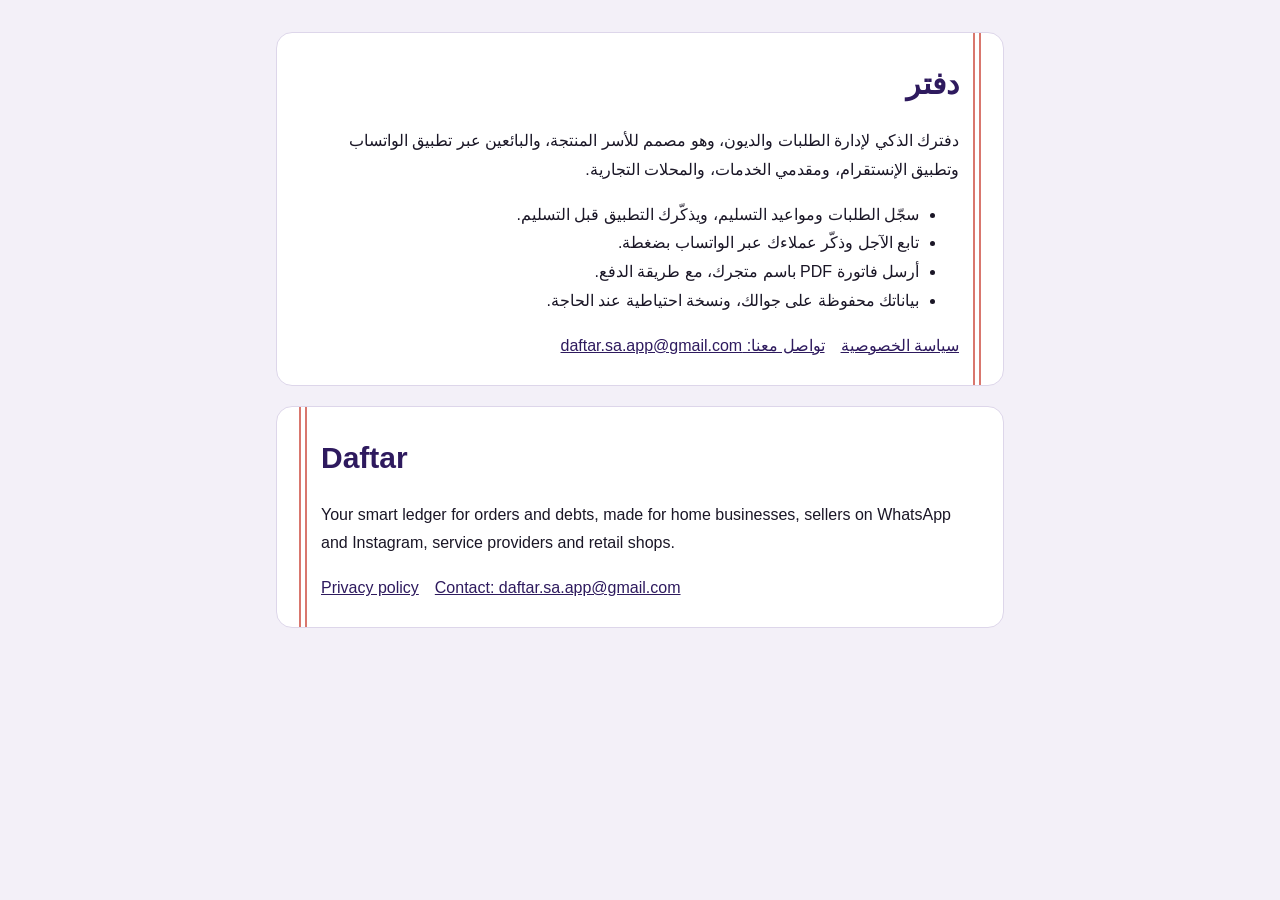
<file: index.html>
<!doctype html>
<html lang="ar" dir="rtl">
<head>
<meta charset="utf-8">
<meta name="viewport" content="width=device-width, initial-scale=1">
<title>دفتر – Daftar</title>
<meta name="description" content="دفتر: تطبيق إدارة الطلبات والديون للأسر المنتجة والبائعين.">
<link rel="stylesheet" href="style.css">
</head>
<body>
<main>
  <div class="card">
    <h1>دفتر</h1>
    <p>دفترك الذكي لإدارة الطلبات والديون، وهو مصمم للأسر المنتجة، والبائعين عبر تطبيق الواتساب وتطبيق الإنستقرام، ومقدمي الخدمات، والمحلات التجارية.</p>
    <ul>
      <li>سجّل الطلبات ومواعيد التسليم، ويذكّرك التطبيق قبل التسليم.</li>
      <li>تابع الآجل وذكّر عملاءك عبر الواتساب بضغطة.</li>
      <li>أرسل فاتورة PDF باسم متجرك، مع طريقة الدفع.</li>
      <li>بياناتك محفوظة على جوالك، ونسخة احتياطية عند الحاجة.</li>
    </ul>
    <nav>
      <a href="privacy.html">سياسة الخصوصية</a>
      <a href="mailto:daftar.sa.app@gmail.com">تواصل معنا: daftar.sa.app@gmail.com</a>
    </nav>
  </div>
  <div class="card" dir="ltr">
    <h1>Daftar</h1>
    <p>Your smart ledger for orders and debts, made for home businesses, sellers on WhatsApp and Instagram, service providers and retail shops.</p>
    <nav>
      <a href="privacy.html#en">Privacy policy</a>
      <a href="mailto:daftar.sa.app@gmail.com">Contact: daftar.sa.app@gmail.com</a>
    </nav>
  </div>
</main>
</body>
</html>
</file>
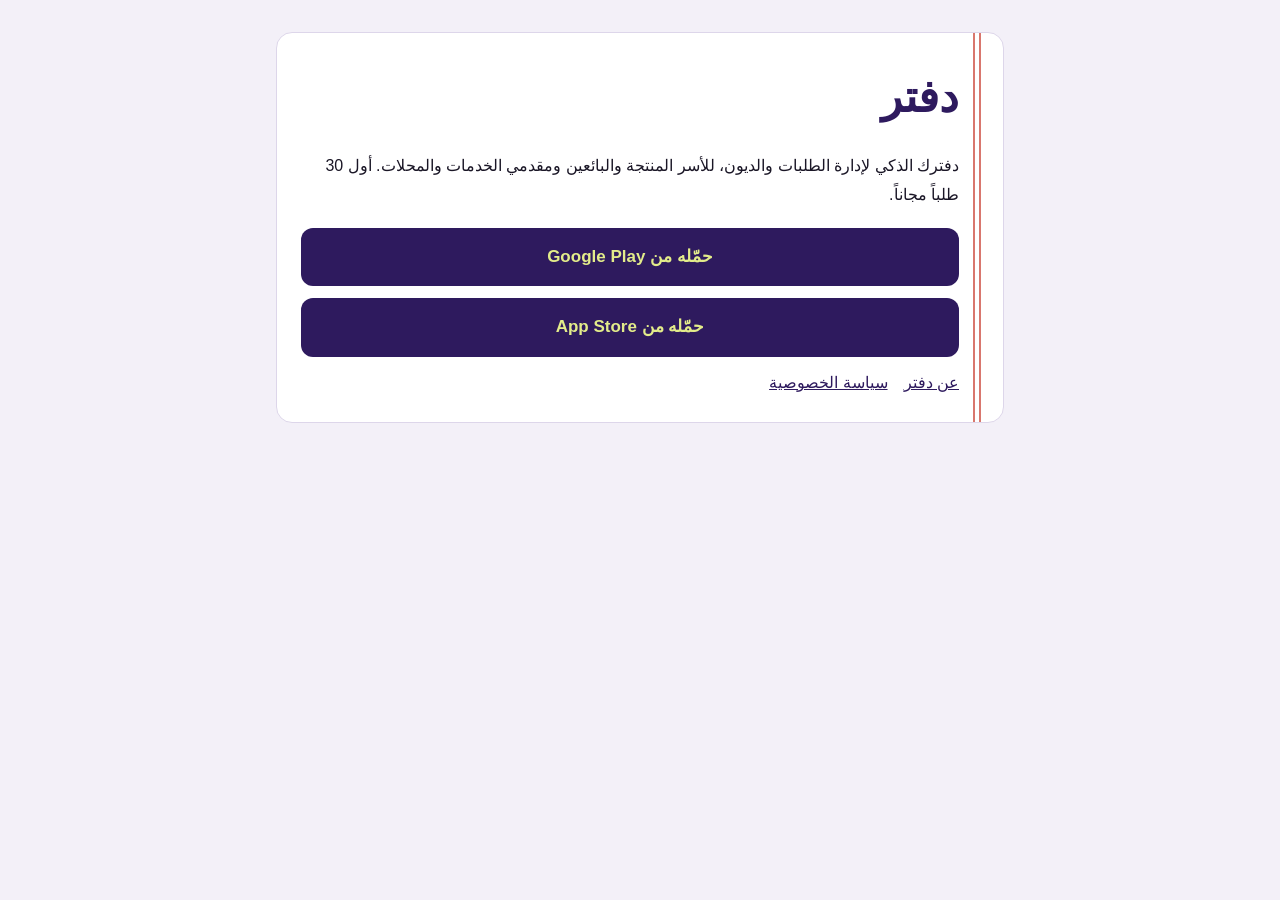
<file: app/index.html>
<!doctype html>
<html lang="ar" dir="rtl">
<head>
<meta charset="utf-8">
<meta name="viewport" content="width=device-width, initial-scale=1">
<title>دفتر - مبيعات الأسر المنتجة</title>
<meta name="description" content="للأسر المنتجة والمشاريع المنزلية: طلباتك ومبيعاتك وقائمة منتجاتك في مكان واحد. أول 30 طلب مجاناً.">
<meta property="og:type" content="website">
<meta property="og:url" content="https://xexe702.github.io/app">
<meta property="og:title" content="دفتر - مبيعات الأسر المنتجة">
<meta property="og:description" content="للأسر المنتجة والمشاريع المنزلية: طلباتك ومبيعاتك وقائمة منتجاتك في مكان واحد. أول 30 طلب مجاناً.">
<meta property="og:image" content="https://xexe702.github.io/og.png">
<meta property="og:image:width" content="1200">
<meta property="og:image:height" content="630">
<meta name="twitter:card" content="summary_large_image">
<link rel="stylesheet" href="../style.css">
<style>
  .stores{display:flex;flex-direction:column;gap:12px;margin-top:18px}
  .store{display:block;text-align:center;padding:14px 18px;border-radius:12px;background:var(--accent);color:var(--paper);
    text-decoration:none;font-weight:700;font-size:17px}
  .store.soon{background:transparent;color:var(--muted);border:1px dashed var(--rule);pointer-events:none}
  .logo{font-size:44px;margin:0}
</style>
<script>
  // One link for ads: opens the right store for the phone it is opened on.
  // Fill APP_STORE once Daftar is live on the App Store.
  var PLAY = 'https://play.google.com/store/apps/details?id=com.daftarseller.daftar';
  var APP_STORE = 'https://apps.apple.com/app/id6831971869';
  var ua = navigator.userAgent || '';
  var ios = /iPhone|iPad|iPod/i.test(ua) || (/Macintosh/.test(ua) && navigator.maxTouchPoints > 1);
  var android = /Android/i.test(ua);
  var stay = /[?&]stay\b/.test(location.search);
  if (!stay) {
    if (android) location.replace(PLAY);
    else if (ios && APP_STORE) location.replace(APP_STORE);
  }
</script>
</head>
<body>
<main>
  <div class="card">
    <h1 class="logo">دفتر</h1>
    <p>دفترك الذكي لإدارة الطلبات والديون، للأسر المنتجة والبائعين ومقدمي الخدمات والمحلات. أول 30 طلباً مجاناً.</p>
    <div class="stores">
      <a class="store" id="play" href="https://play.google.com/store/apps/details?id=com.daftarseller.daftar">حمّله من Google Play</a>
      <a class="store soon" id="appstore" href="#">قريباً على App Store</a>
    </div>
    <nav>
      <a href="../">عن دفتر</a>
      <a href="../privacy.html">سياسة الخصوصية</a>
    </nav>
  </div>
</main>
<script>
  if (APP_STORE) {
    var a = document.getElementById('appstore');
    a.href = APP_STORE;
    a.textContent = 'حمّله من App Store';
    a.className = 'store';
  }
</script>
</body>
</html>
</file>
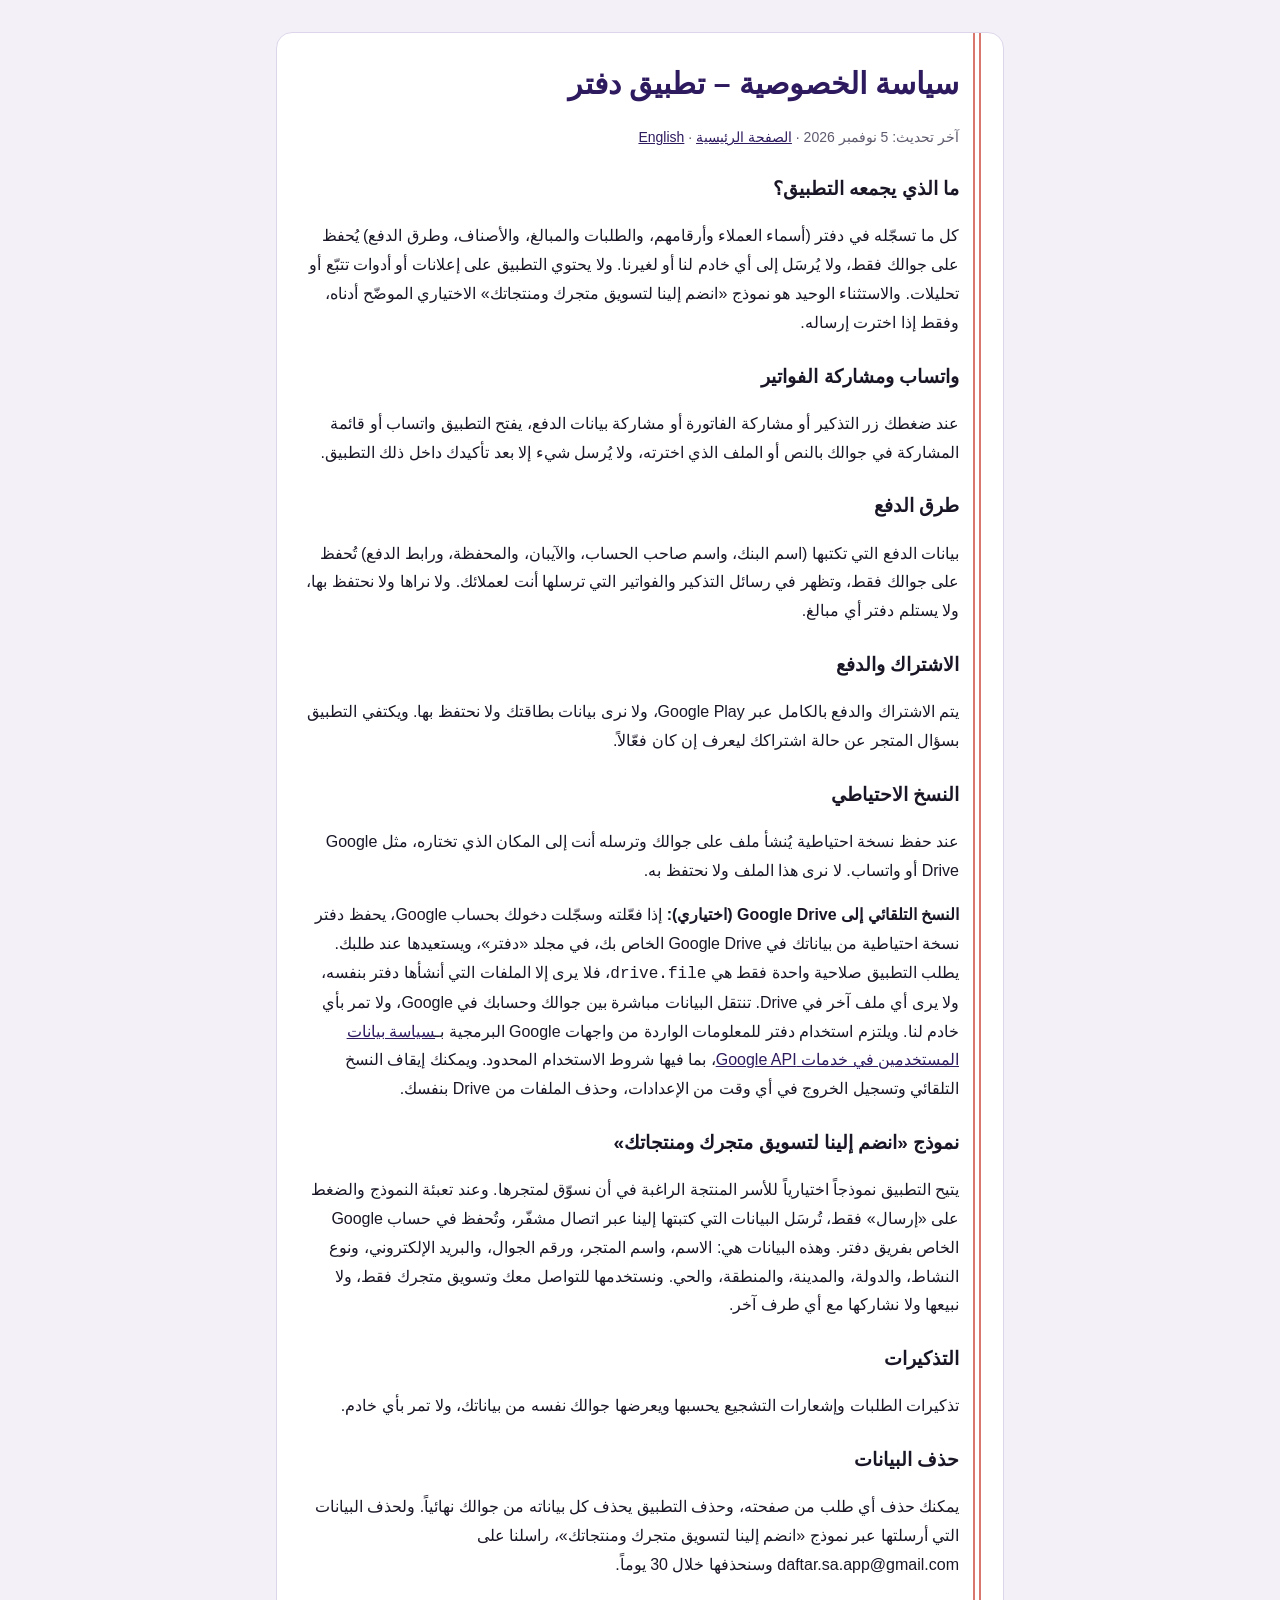
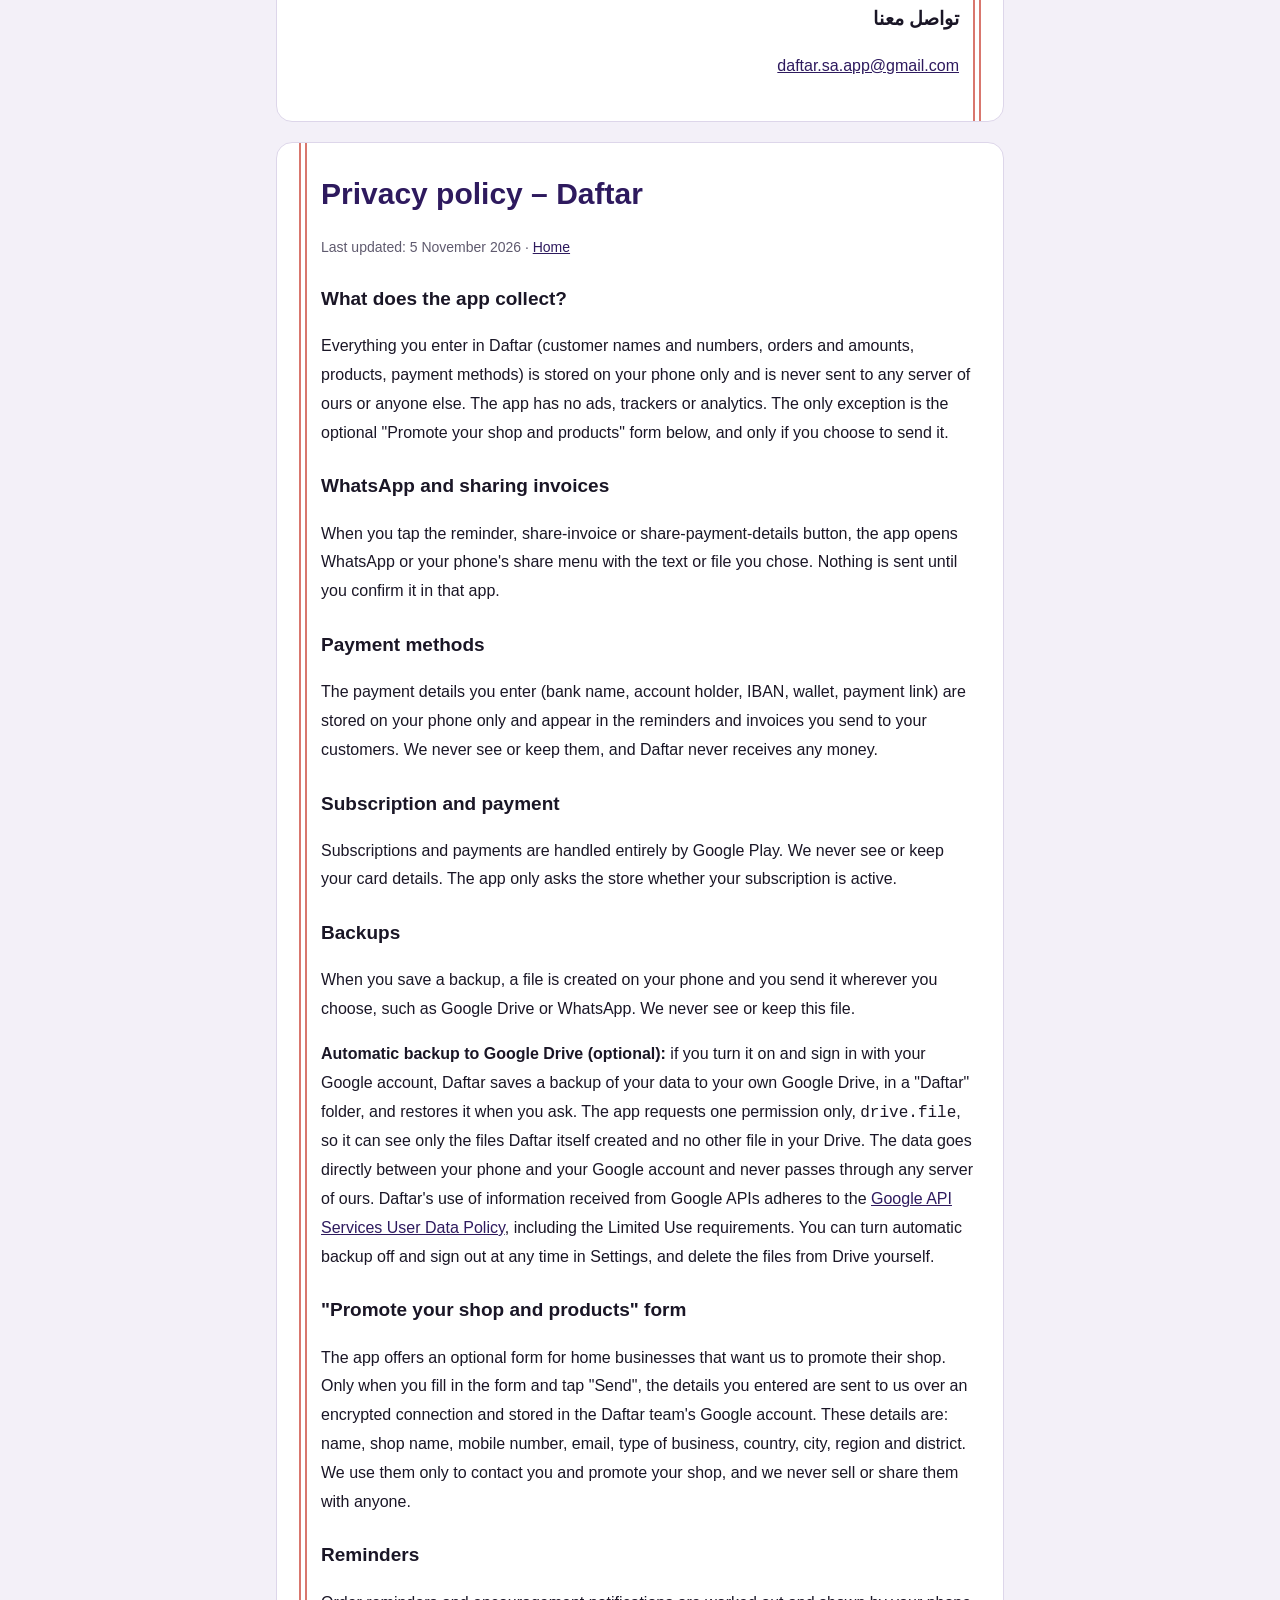
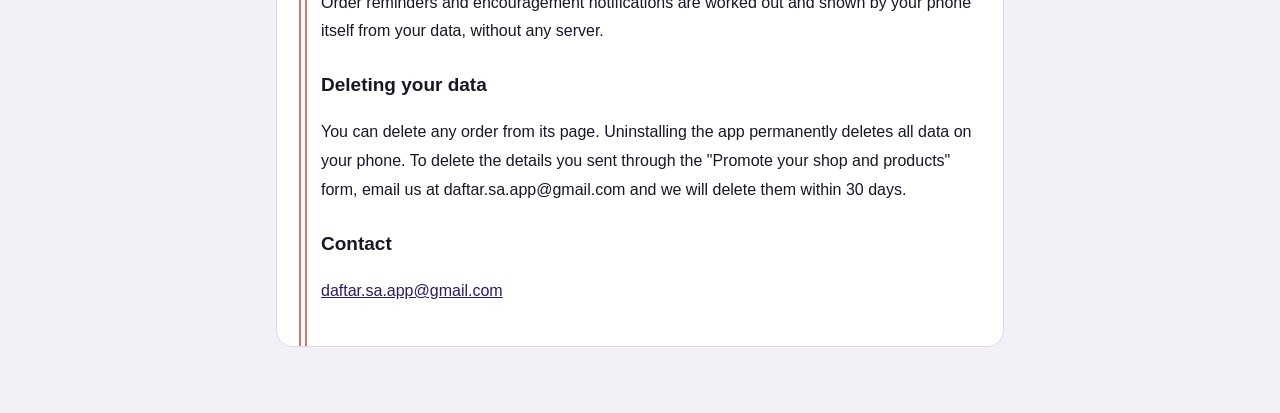
<file: privacy.html>
<!doctype html>
<html lang="ar" dir="rtl">
<head>
<meta charset="utf-8">
<meta name="viewport" content="width=device-width, initial-scale=1">
<title>سياسة الخصوصية – دفتر</title>
<link rel="stylesheet" href="style.css">
</head>
<body>
<main>
<div class="card">
  <h1>سياسة الخصوصية – تطبيق دفتر</h1>
  <p class="muted">آخر تحديث: 5 نوفمبر 2026 · <a href="index.html">الصفحة الرئيسية</a> · <a href="#en">English</a></p>

  <h2>ما الذي يجمعه التطبيق؟</h2>
  <p>كل ما تسجّله في دفتر (أسماء العملاء وأرقامهم، والطلبات والمبالغ، والأصناف، وطرق الدفع) يُحفظ على جوالك فقط، ولا يُرسَل إلى أي خادم لنا أو لغيرنا. ولا يحتوي التطبيق على إعلانات أو أدوات تتبّع أو تحليلات. والاستثناء الوحيد هو نموذج «انضم إلينا لتسويق متجرك ومنتجاتك» الاختياري الموضّح أدناه، وفقط إذا اخترت إرساله.</p>

  <h2>واتساب ومشاركة الفواتير</h2>
  <p>عند ضغطك زر التذكير أو مشاركة الفاتورة أو مشاركة بيانات الدفع، يفتح التطبيق واتساب أو قائمة المشاركة في جوالك بالنص أو الملف الذي اخترته، ولا يُرسل شيء إلا بعد تأكيدك داخل ذلك التطبيق.</p>

  <h2>طرق الدفع</h2>
  <p>بيانات الدفع التي تكتبها (اسم البنك، واسم صاحب الحساب، والآيبان، والمحفظة، ورابط الدفع) تُحفظ على جوالك فقط، وتظهر في رسائل التذكير والفواتير التي ترسلها أنت لعملائك. ولا نراها ولا نحتفظ بها، ولا يستلم دفتر أي مبالغ.</p>

  <h2>الاشتراك والدفع</h2>
  <p>يتم الاشتراك والدفع بالكامل عبر Google Play، ولا نرى بيانات بطاقتك ولا نحتفظ بها. ويكتفي التطبيق بسؤال المتجر عن حالة اشتراكك ليعرف إن كان فعّالاً.</p>

  <h2>النسخ الاحتياطي</h2>
  <p>عند حفظ نسخة احتياطية يُنشأ ملف على جوالك وترسله أنت إلى المكان الذي تختاره، مثل Google Drive أو واتساب. لا نرى هذا الملف ولا نحتفظ به.</p>
  <p><strong>النسخ التلقائي إلى Google Drive (اختياري):</strong> إذا فعّلته وسجّلت دخولك بحساب Google، يحفظ دفتر نسخة احتياطية من بياناتك في Google Drive الخاص بك، في مجلد «دفتر»، ويستعيدها عند طلبك. يطلب التطبيق صلاحية واحدة فقط هي <code>drive.file</code>، فلا يرى إلا الملفات التي أنشأها دفتر بنفسه، ولا يرى أي ملف آخر في Drive. تنتقل البيانات مباشرة بين جوالك وحسابك في Google، ولا تمر بأي خادم لنا. ويلتزم استخدام دفتر للمعلومات الواردة من واجهات Google البرمجية بـ<a href="https://developers.google.com/terms/api-services-user-data-policy">سياسة بيانات المستخدمين في خدمات Google API</a>، بما فيها شروط الاستخدام المحدود. ويمكنك إيقاف النسخ التلقائي وتسجيل الخروج في أي وقت من الإعدادات، وحذف الملفات من Drive بنفسك.</p>

  <h2>نموذج «انضم إلينا لتسويق متجرك ومنتجاتك»</h2>
  <p>يتيح التطبيق نموذجاً اختيارياً للأسر المنتجة الراغبة في أن نسوّق لمتجرها. وعند تعبئة النموذج والضغط على «إرسال» فقط، تُرسَل البيانات التي كتبتها إلينا عبر اتصال مشفّر، وتُحفظ في حساب Google الخاص بفريق دفتر. وهذه البيانات هي: الاسم، واسم المتجر، ورقم الجوال، والبريد الإلكتروني، ونوع النشاط، والدولة، والمدينة، والمنطقة، والحي. ونستخدمها للتواصل معك وتسويق متجرك فقط، ولا نبيعها ولا نشاركها مع أي طرف آخر.</p>

  <h2>التذكيرات</h2>
  <p>تذكيرات الطلبات وإشعارات التشجيع يحسبها ويعرضها جوالك نفسه من بياناتك، ولا تمر بأي خادم.</p>

  <h2>حذف البيانات</h2>
  <p>يمكنك حذف أي طلب من صفحته، وحذف التطبيق يحذف كل بياناته من جوالك نهائياً. ولحذف البيانات التي أرسلتها عبر نموذج «انضم إلينا لتسويق متجرك ومنتجاتك»، راسلنا على daftar.sa.app@gmail.com وسنحذفها خلال 30 يوماً.</p>

  <h2>تواصل معنا</h2>
  <p><a href="mailto:daftar.sa.app@gmail.com">daftar.sa.app@gmail.com</a></p>
</div>

<div class="card" dir="ltr" id="en">
  <h1>Privacy policy – Daftar</h1>
  <p class="muted">Last updated: 5 November 2026 · <a href="index.html">Home</a></p>

  <h2>What does the app collect?</h2>
  <p>Everything you enter in Daftar (customer names and numbers, orders and amounts, products, payment methods) is stored on your phone only and is never sent to any server of ours or anyone else. The app has no ads, trackers or analytics. The only exception is the optional "Promote your shop and products" form below, and only if you choose to send it.</p>

  <h2>WhatsApp and sharing invoices</h2>
  <p>When you tap the reminder, share-invoice or share-payment-details button, the app opens WhatsApp or your phone's share menu with the text or file you chose. Nothing is sent until you confirm it in that app.</p>

  <h2>Payment methods</h2>
  <p>The payment details you enter (bank name, account holder, IBAN, wallet, payment link) are stored on your phone only and appear in the reminders and invoices you send to your customers. We never see or keep them, and Daftar never receives any money.</p>

  <h2>Subscription and payment</h2>
  <p>Subscriptions and payments are handled entirely by Google Play. We never see or keep your card details. The app only asks the store whether your subscription is active.</p>

  <h2>Backups</h2>
  <p>When you save a backup, a file is created on your phone and you send it wherever you choose, such as Google Drive or WhatsApp. We never see or keep this file.</p>
  <p><strong>Automatic backup to Google Drive (optional):</strong> if you turn it on and sign in with your Google account, Daftar saves a backup of your data to your own Google Drive, in a "Daftar" folder, and restores it when you ask. The app requests one permission only, <code>drive.file</code>, so it can see only the files Daftar itself created and no other file in your Drive. The data goes directly between your phone and your Google account and never passes through any server of ours. Daftar's use of information received from Google APIs adheres to the <a href="https://developers.google.com/terms/api-services-user-data-policy">Google API Services User Data Policy</a>, including the Limited Use requirements. You can turn automatic backup off and sign out at any time in Settings, and delete the files from Drive yourself.</p>

  <h2>"Promote your shop and products" form</h2>
  <p>The app offers an optional form for home businesses that want us to promote their shop. Only when you fill in the form and tap "Send", the details you entered are sent to us over an encrypted connection and stored in the Daftar team's Google account. These details are: name, shop name, mobile number, email, type of business, country, city, region and district. We use them only to contact you and promote your shop, and we never sell or share them with anyone.</p>

  <h2>Reminders</h2>
  <p>Order reminders and encouragement notifications are worked out and shown by your phone itself from your data, without any server.</p>

  <h2>Deleting your data</h2>
  <p>You can delete any order from its page. Uninstalling the app permanently deletes all data on your phone. To delete the details you sent through the "Promote your shop and products" form, email us at daftar.sa.app@gmail.com and we will delete them within 30 days.</p>

  <h2>Contact</h2>
  <p><a href="mailto:daftar.sa.app@gmail.com">daftar.sa.app@gmail.com</a></p>
</div>
</main>
</body>
</html>
</file>
<file: style.css>
:root{--paper:#F3F0F8;--sheet:#fff;--ink:#1A1626;--muted:#5F5A6E;--accent:#2E1A5E;--on-accent:#E3EC8A;--rule:#DDD6EA;--margin:#D9776E}
:root{color-scheme:light}
*{box-sizing:border-box}
body{margin:0;background:var(--paper);color:var(--ink);font-family:"IBM Plex Sans Arabic","Segoe UI",Tahoma,sans-serif;line-height:1.8}
main{max-width:760px;margin:0 auto;padding:32px 16px 48px}
.card{background:var(--sheet);border:1px solid var(--rule);border-radius:16px;padding:24px 24px 24px 24px;padding-inline-start:44px;margin-bottom:20px;
  background-image:linear-gradient(var(--margin),var(--margin)),linear-gradient(var(--margin),var(--margin));
  background-size:2px 100%,2px 100%;background-repeat:no-repeat;background-position:right 22px top,right 28px top}
.card[dir=ltr]{background-position:left 22px top,left 28px top}
h1{color:var(--accent);margin:0 0 4px;font-size:30px}
h2{font-size:19px;margin:22px 0 6px}
p,li{font-size:16px}
.muted{color:var(--muted);font-size:14px}
a{color:var(--accent)}
.store{background:var(--accent)!important;color:var(--on-accent)!important}
nav{display:flex;gap:16px;flex-wrap:wrap;margin-top:12px}
[dir=ltr]{text-align:left}
</file>
